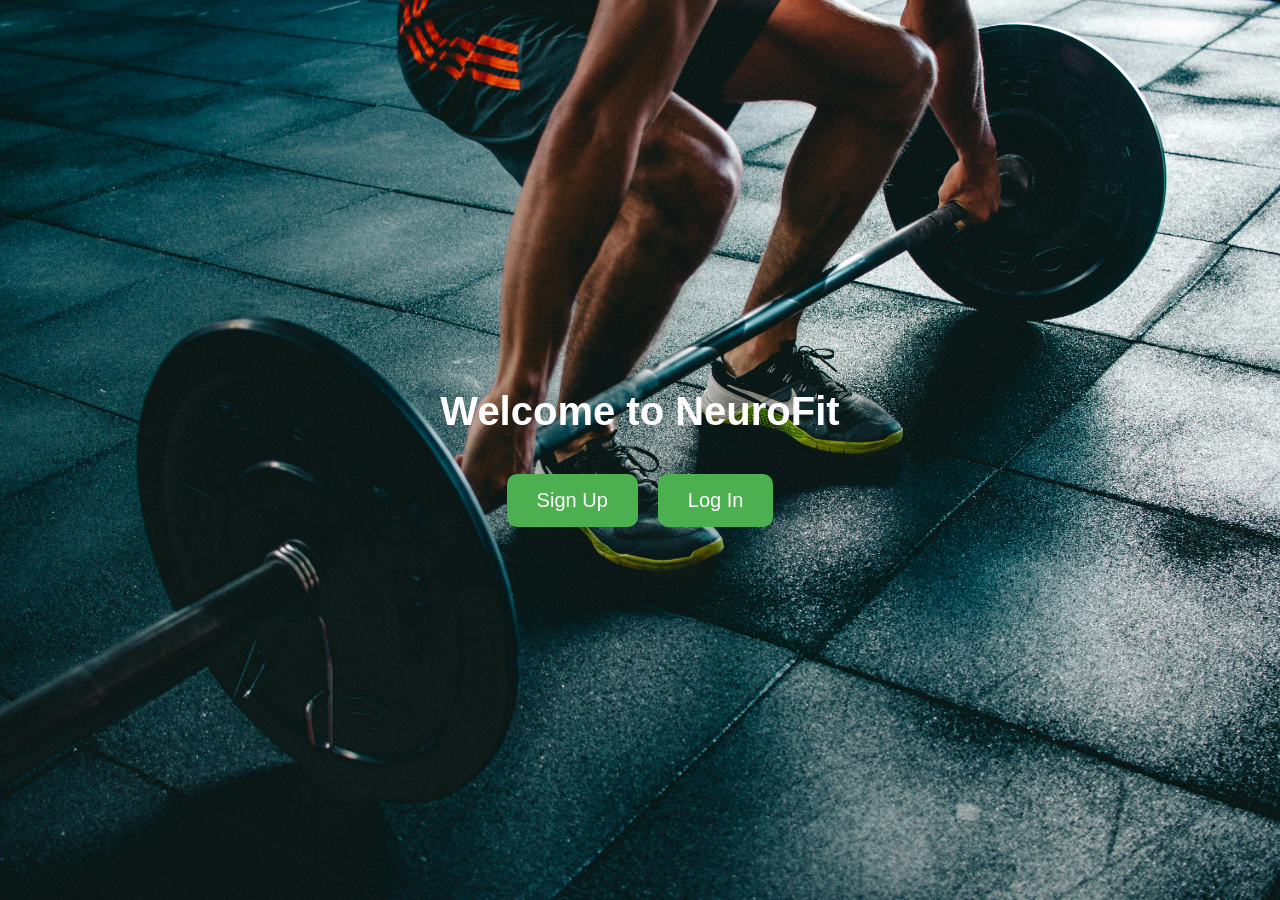
<file: index.html>
<!DOCTYPE html>
<html lang="en">
<head>
    <meta charset="UTF-8">
    <meta name="viewport" content="width=device-width, initial-scale=1.0">
    <title>Welcome Page</title>
    <link rel="stylesheet" href="./styles/index.css">
    <style></style>
</head>
<body>
    <h1>Welcome to NeuroFit</h1>
    <div class="button-container">
        <button class="button" onclick="location.href='signup.html'">Sign Up</button>
        <button class="button" onclick="location.href='login.html'">Log In</button>
    </div>
</body>
</html>
</file>
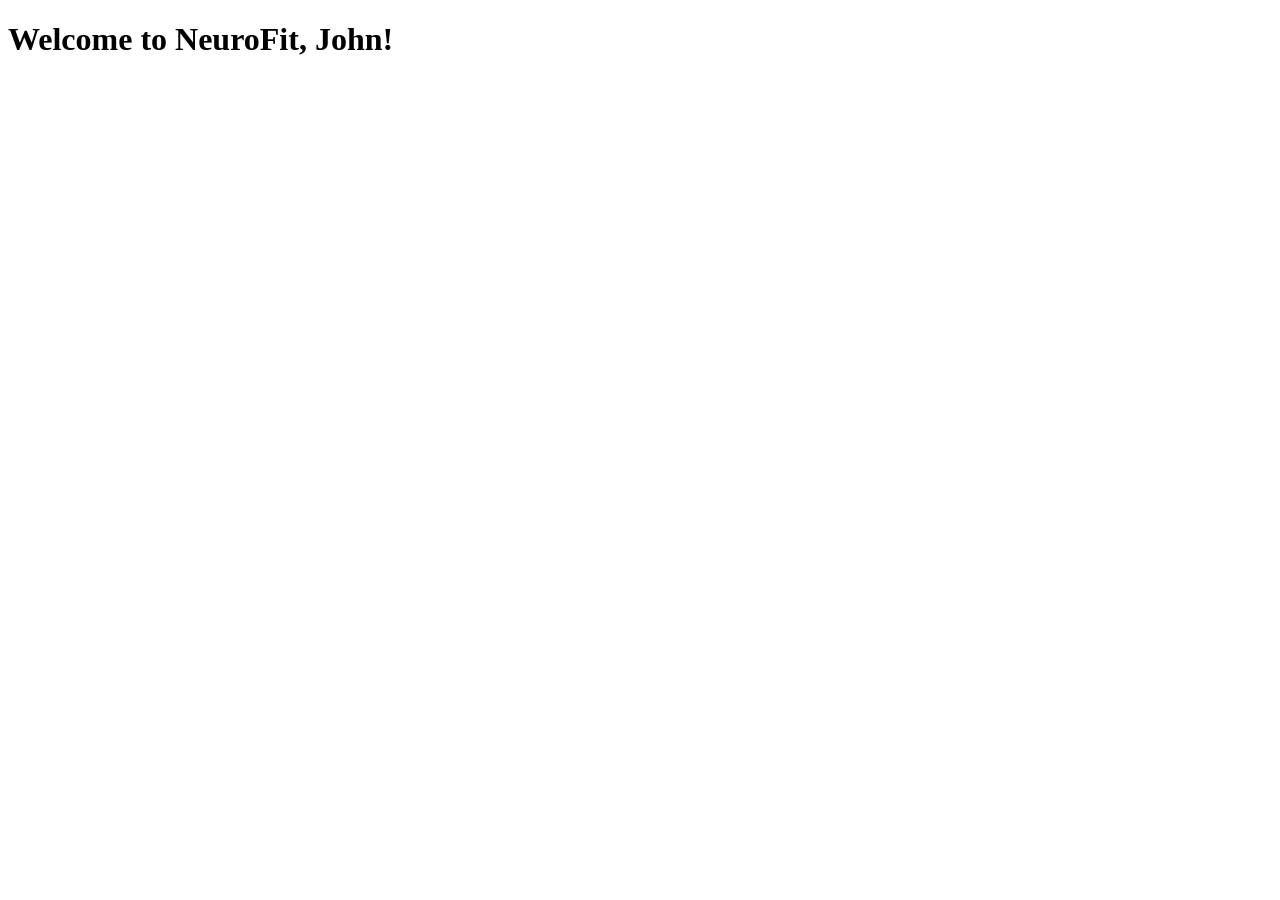
<file: home.html>
<!DOCTYPE html>
<html lang="en">
<head>
    <meta charset="UTF-8">
    <meta name="viewport" content="width=device-width, initial-scale=1.0">
    <title>Home</title>
</head>
<body>
    <h1>Welcome to NeuroFit, John!</h1>
</body>
</html>
</file>
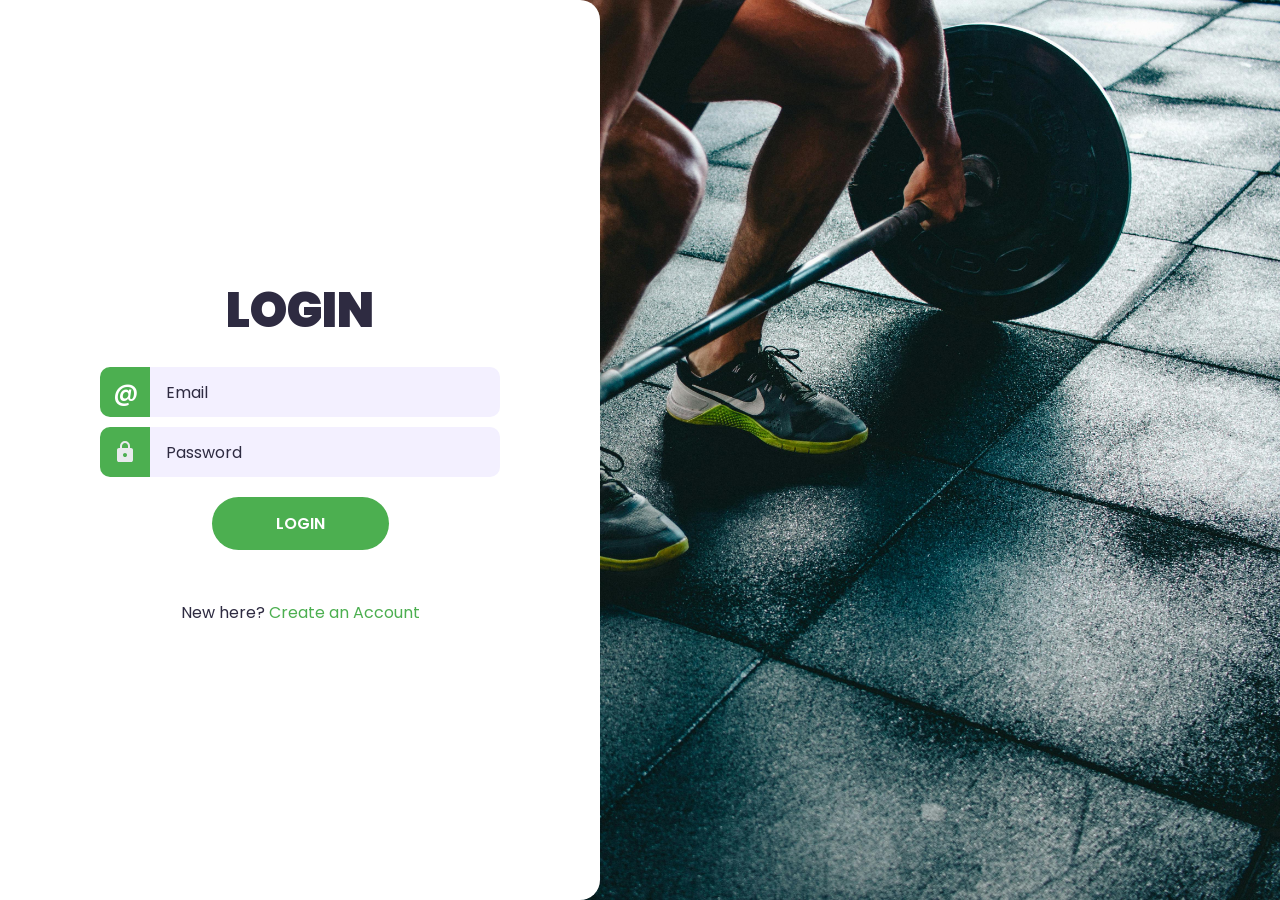
<file: login.html>
<!DOCTYPE html>
<html lang="en">
<head>
    <meta charset="UTF-8">
    <meta name="viewport" content="width=device-width, initial-scale=1.0">
    <title>Login</title>
    <link rel="stylesheet" href="./styles/signup.css">
    <script type="text/javascript" src="scripts/validation.js" defer></script>
</head>
<body>
    <div class="wrapper">
        <h1>Login</h1>
        <p id="error-message"></p>
        <form id ="form">
            <div>
                <label for="email-input">
                    <span>@</span>
                </label>
                <input type="email" name="email" id="email-input" placeholder="Email">      
            </div>
            <div>
                <label for="password-input">
                    <svg xmlns="http://www.w3.org/2000/svg" height="24px" viewBox="0 -960 960 960" width="24px" fill="#e8eaed"><path d="M240-80q-33 0-56.5-23.5T160-160v-400q0-33 23.5-56.5T240-640h40v-80q0-83 58.5-141.5T480-920q83 0 141.5 58.5T680-720v80h40q33 0 56.5 23.5T800-560v400q0 33-23.5 56.5T720-80H240Zm240-200q33 0 56.5-23.5T560-360q0-33-23.5-56.5T480-440q-33 0-56.5 23.5T400-360q0 33 23.5 56.5T480-280ZM360-640h240v-80q0-50-35-85t-85-35q-50 0-85 35t-35 85v80Z"/></svg>
                </label>
                <input type="password" name="password" id="password-input" placeholder="Password">      
            </div>
            <button type="submit" onclick ="auth()">Login</button>
        </form>
        <p>New here? <a href="signup.html">Create an Account</a></p>
    </div>

</body> 
</html>
</file>
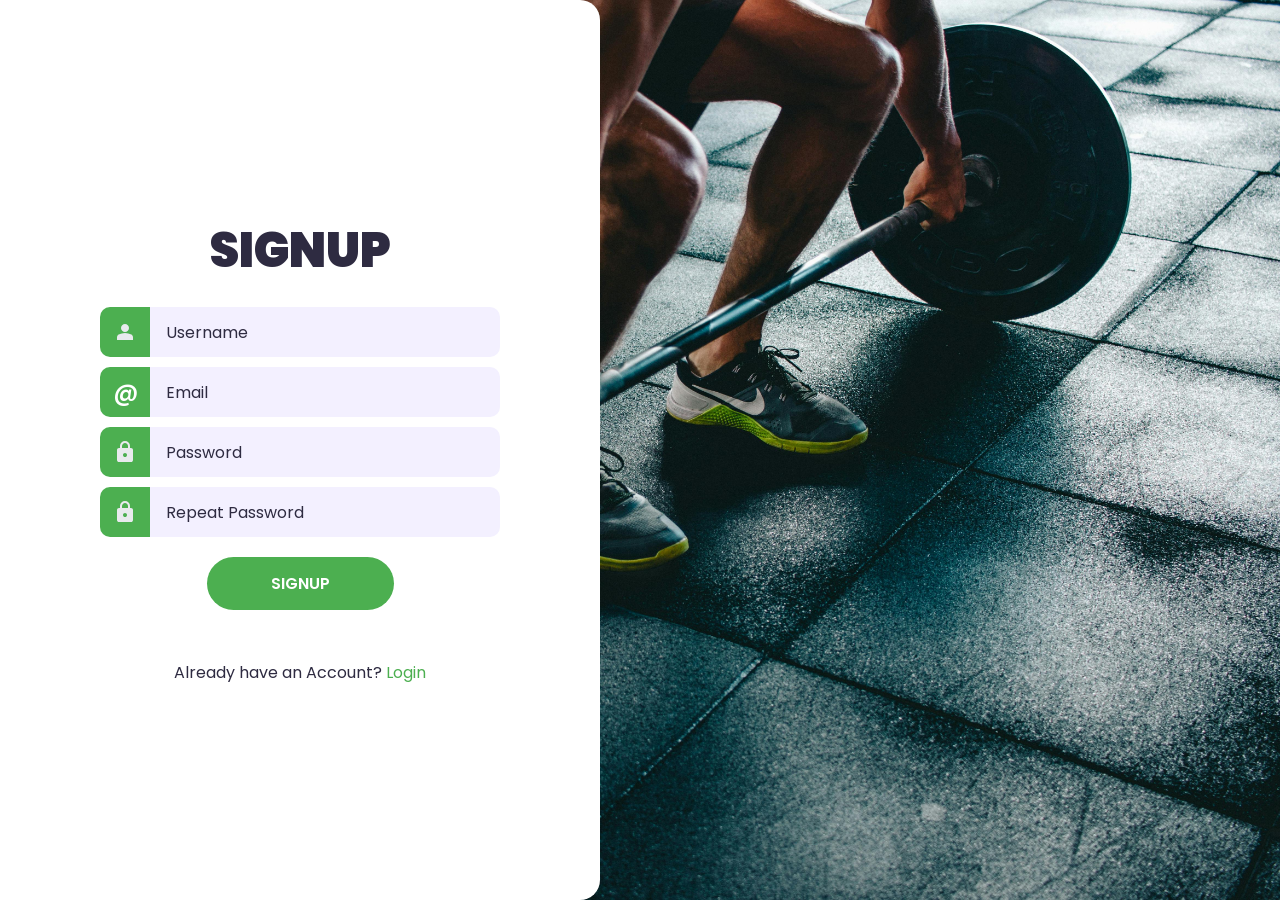
<file: signup.html>
<!DOCTYPE html>
<html lang="en">
<head>
    <meta charset="UTF-8">
    <meta name="viewport" content="width=device-width, initial-scale=1.0">
    <title>signup</title>
    <link rel="stylesheet" href="./styles/signup.css">
    <script type="text/javascript" src="scripts/validation.js" defer></script>
</head>
<body>
    <div class="wrapper">
        <h1>Signup</h1>
        <p id="error-message"></p>
        <form id ="form">
            <div>
                <label for="username-input">
                    <svg xmlns="http://www.w3.org/2000/svg" height="24px" viewBox="0 -960 960 960" width="24px" fill="#e8eaed"><path d="M480-480q-66 0-113-47t-47-113q0-66 47-113t113-47q66 0 113 47t47 113q0 66-47 113t-113 47ZM160-160v-112q0-34 17.5-62.5T224-378q62-31 126-46.5T480-440q66 0 130 15.5T736-378q29 15 46.5 43.5T800-272v112H160Z"/></svg>
                </label>
                <input type="text" name="username" id="username-input" placeholder="Username">      
            </div>
            <div>
                <label for="email-input">
                    <span>@</span>
                </label>
                <input type="email" name="email" id="email-input" placeholder="Email">      
            </div>
            <div>
                <label for="password-input">
                    <svg xmlns="http://www.w3.org/2000/svg" height="24px" viewBox="0 -960 960 960" width="24px" fill="#e8eaed"><path d="M240-80q-33 0-56.5-23.5T160-160v-400q0-33 23.5-56.5T240-640h40v-80q0-83 58.5-141.5T480-920q83 0 141.5 58.5T680-720v80h40q33 0 56.5 23.5T800-560v400q0 33-23.5 56.5T720-80H240Zm240-200q33 0 56.5-23.5T560-360q0-33-23.5-56.5T480-440q-33 0-56.5 23.5T400-360q0 33 23.5 56.5T480-280ZM360-640h240v-80q0-50-35-85t-85-35q-50 0-85 35t-35 85v80Z"/></svg>
                </label>
                <input type="password" name="password" id="password-input" placeholder="Password">      
            </div>
            <div>
                <label for="repeat-password-input">
                    <svg xmlns="http://www.w3.org/2000/svg" height="24px" viewBox="0 -960 960 960" width="24px" fill="#e8eaed"><path d="M240-80q-33 0-56.5-23.5T160-160v-400q0-33 23.5-56.5T240-640h40v-80q0-83 58.5-141.5T480-920q83 0 141.5 58.5T680-720v80h40q33 0 56.5 23.5T800-560v400q0 33-23.5 56.5T720-80H240Zm240-200q33 0 56.5-23.5T560-360q0-33-23.5-56.5T480-440q-33 0-56.5 23.5T400-360q0 33 23.5 56.5T480-280ZM360-640h240v-80q0-50-35-85t-85-35q-50 0-85 35t-35 85v80Z"/></svg>
                </label>
                <input type="password" name="repeat-password" id="repeat-password-input" placeholder="Repeat Password">      
            </div>
            <button type="submit">Signup</button>
        </form>
        <p>Already have an Account? <a href="login.html">Login</a></p>
    </div>
</body> 
</html>
</file>
<file: styles/index.css>
body {
    background-image: url('/images/indexpic.jpg'); /* Ensure the image path is correct */
    background-size: cover;
    background-position: center;
    color: white;
    font-family: Arial, sans-serif;
    display: flex;
    flex-direction: column;
    align-items: center;
    justify-content: center;
    height: 100vh; /* Full viewport height */
    margin: 0; /* Remove default margin */
}

.button-container {
    display: flex;
    justify-content: center; /* Center the buttons horizontally */
    flex-direction: row; /* This line is usually unnecessary as 'row' is default */
}

h1 {
    font-size: 40px;
    margin-bottom: 30px; /* Space between title and buttons */
}
.button {
    font-size: 20px;
    padding: 15px 30px;
    margin: 10px;
    cursor: pointer;
    border: none;
    border-radius: 10px;
    color: white;
    background-color: #4CAF50; /* Green background for buttons */
    transition: background-color 0.3s;
}
.button:hover {
    background-color: #45a049; /* Darker shade of green */
}
</file>
<file: styles/signup.css>
@import url('https://fonts.googleapis.com/css2?family=Poppins:ital,wght@0,100;0,200;0,300;0,400;0,500;0,600;0,700;0,800;0,900;1,100;1,200;1,300;1,400;1,500;1,600;1,700;1,800;1,900&display=swap');
 :root{
    --accent-color: #4CAF50;
    --base-color: white;
    --text-color: #2E2B41;
    --input-color: #F3F0FF;
}
*{
  margin: 0;
  padding: 0;
}
html{
  font-family: Poppins, Segoe UI, sans-serif;
  font-size: 12pt;
  color: var(--text-color);
  text-align: center;
}
body{
  min-height: 100vh;
  background-image: url(/images/indexpic.jpg);
  background-size: cover;
  background-position: right;
  overflow: hidden;
}
.wrapper{
  box-sizing: border-box;
  background-color: var(--base-color);
  height: 100vh;
  width: max(40%, 600px);
  padding: 10px;
  border-radius: 0 20px 20px 0;
  display: flex;
  flex-direction: column;
  align-items: center;
  justify-content: center;
}
h1{
  font-size: 3rem;
  font-weight: 900;
  text-transform: uppercase;
}
form{
  width: min(400px, 100%);
  margin-top: 20px;
  margin-bottom: 50px;
  display: flex;
  flex-direction: column;
  align-items: center;
  gap: 10px;
}
form > div{
  width: 100%;
  display: flex;
  justify-content: center;
}
form label{
  flex-shrink: 0;
  height: 50px;
  width: 50px;
  background-color: var(--accent-color);
  fill: var(--base-color);
  color: var(--base-color);
  border-radius: 10px 0 0 10px;
  display: flex;
  justify-content: center;
  align-items: center;
  font-size: 1.5rem;
  font-weight: 500;
}
form input{
  box-sizing: border-box;
  flex-grow: 1;
  min-width: 0;
  height: 50px;
  padding: 1em;
  font: inherit;
  border-radius: 0 10px 10px 0;
  border: 2px solid var(--input-color);
  border-left: none;
  background-color: var(--input-color);
  transition: 150ms ease;
}
form input:hover{
  border-color: var(--accent-color);
}
form input:focus{
  outline: none;
  border-color: var(--text-color);
}
div:has(input:focus) > label{
  background-color: var(--text-color);
}
form input::placeholder{
  color: var(--text-color);
}
form button{
  margin-top: 10px;
  border: none;
  border-radius: 1000px;
  padding: .85em 4em;
  background-color: var(--accent-color);
  color: var(--base-color);
  font: inherit;
  font-weight: 600;
  text-transform: uppercase;
  cursor: pointer;
  transition: 150ms ease;
}
form button:hover{
  background-color: var(--text-color);
}
form button:focus{
  outline: none;
  background-color: var(--text-color);
}
a{
  text-decoration: none;
  color: var(--accent-color);
}
a:hover{
  text-decoration: underline;
}
@media(max-width: 1100px){
  .wrapper{
    width: min(600px, 100%);
    border-radius: 0;
  }
}
form div.incorrect label{
  background-color: #f06272;
}
form div.incorrect input{
  border-color: #f06272;
}
#error-message{
  color:#f06272;
}
</file>
